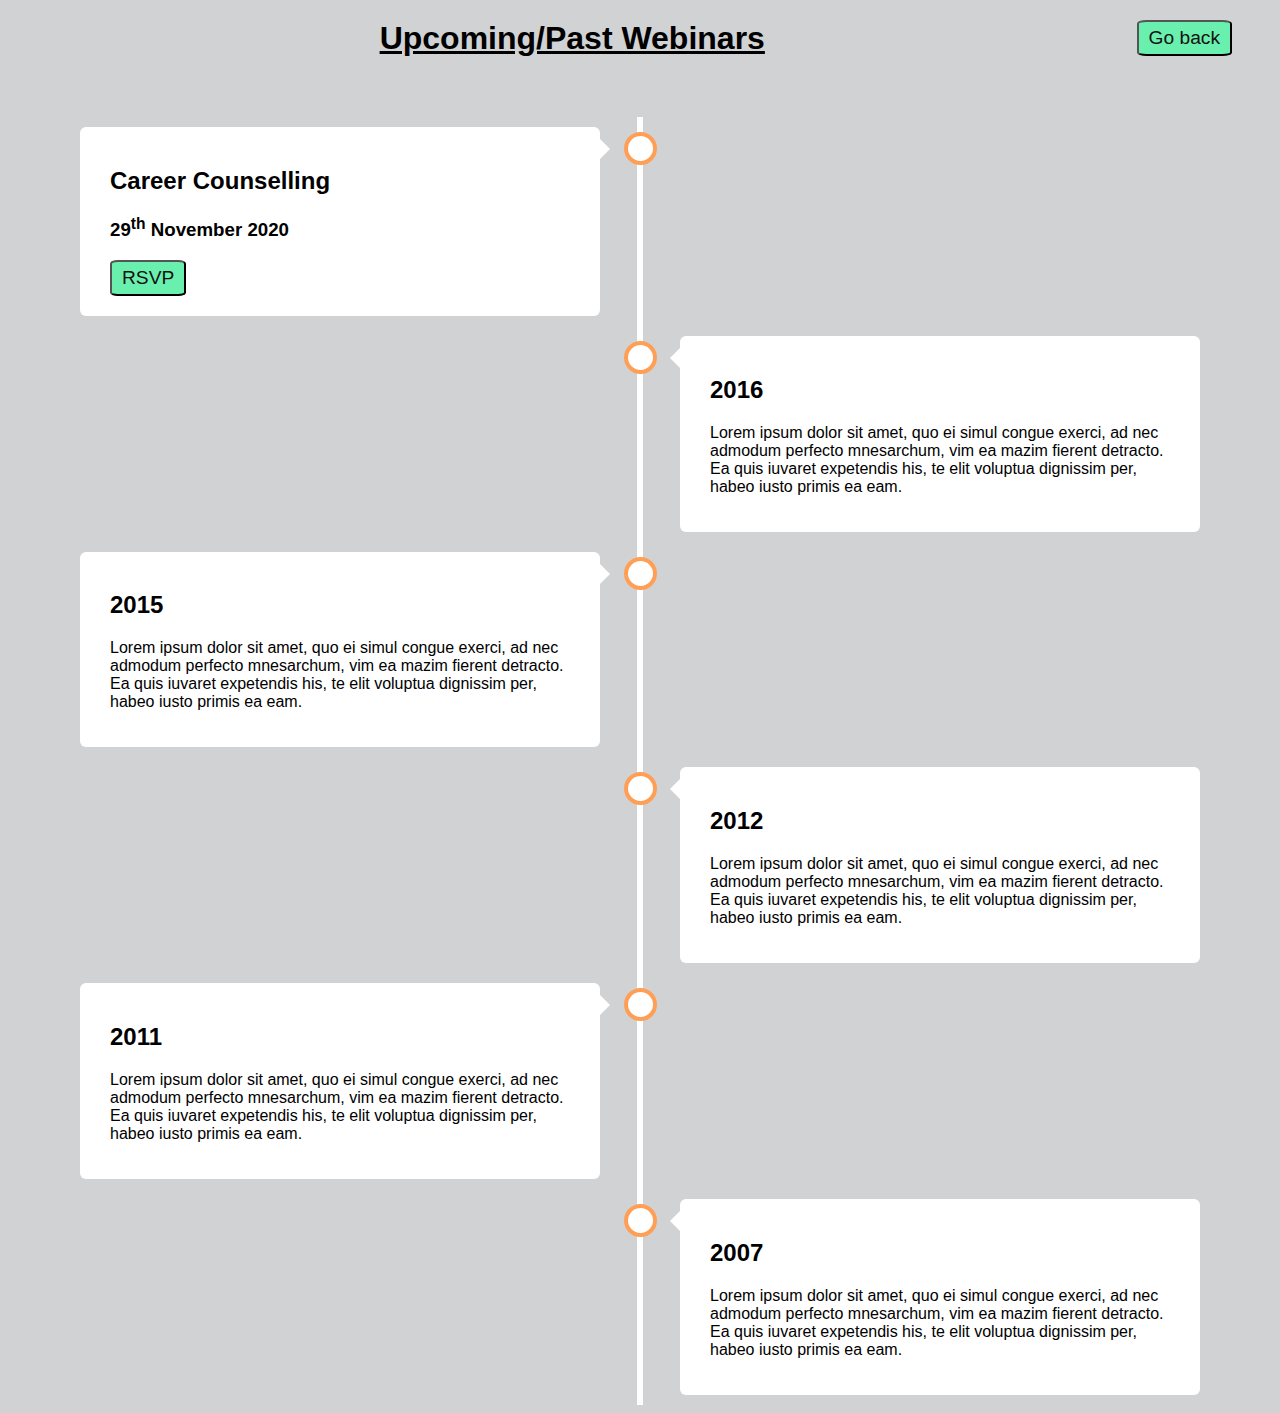
<file: mdcss/webinar.html>
<!DOCTYPE html>
<html>
  <head>
    <meta name="viewport" content="width=device-width, initial-scale=1.0">
    <title>Webinars</title>
    <link rel="icon" href="./img/Logo ss.png" type="image/x-icon">
    <style>
      * {
        box-sizing: border-box;
      }

      body {
        background-color: #d1d2d3;
        font-family: Helvetica, sans-serif;
      }

      h1{
          margin-top: 20px;
          margin-bottom: 60px;
      }
      /* The actual timeline (the vertical ruler) */
      .timeline {
        position: relative;
        max-width: 1200px;
        margin: 0 auto;
      }

      /* The actual timeline (the vertical ruler) */
      .timeline::after {
        content: '';
        position: absolute;
        width: 6px;
        background-color: white;
        top: 0;
        bottom: 0;
        left: 50%;
        margin-left: -3px;
      }

      /* Container around content */
      .container {
        padding: 10px 40px;
        position: relative;
        background-color: inherit;
        width: 50%;
      }

      /* The circles on the timeline */
      .container::after {
        content: '';
        position: absolute;
        width: 25px;
        height: 25px;
        right: -17px;
        background-color: white;
        border: 4px solid #FF9F55;
        top: 15px;
        border-radius: 50%;
        z-index: 1;
      }

      /* Place the container to the left */
      .left {
        left: 0;
      }

      /* Place the container to the right */
      .right {
        left: 50%;
      }

      /* Add arrows to the left container (pointing right) */
      .left::before {
        content: " ";
        height: 0;
        position: absolute;
        top: 22px;
        width: 0;
        z-index: 1;
        right: 30px;
        border: medium solid white;
        border-width: 10px 0 10px 10px;
        border-color: transparent transparent transparent white;
      }

      /* Add arrows to the right container (pointing left) */
      .right::before {
        content: " ";
        height: 0;
        position: absolute;
        top: 22px;
        width: 0;
        z-index: 1;
        left: 30px;
        border: medium solid white;
        border-width: 10px 10px 10px 0;
        border-color: transparent white transparent transparent;
      }

      /* Fix the circle for containers on the right side */
      .right::after {
        left: -16px;
      }

      /* The actual content */
      .content {
        padding: 20px 30px;
        background-color: white;
        position: relative;
        border-radius: 6px;
      }

      /* Media queries - Responsive timeline on screens less than 600px wide */
      @media screen and (max-width: 600px) {
        /* Place the timelime to the left */
        .timeline::after {
        left: 31px;
        }
        
        /* Full-width containers */
        .container {
        width: 100%;
        padding-left: 70px;
        padding-right: 25px;
        }
        
        /* Make sure that all arrows are pointing leftwards */
        .container::before {
        left: 60px;
        border: medium solid white;
        border-width: 10px 10px 10px 0;
        border-color: transparent white transparent transparent;
        }

        /* Make sure all circles are at the same spot */
        .left::after, .right::after {
        left: 15px;
        }
        
        /* Make all right containers behave like the left ones */
        .right {
        left: 0%;
        }
      }
      button{
        font-size: larger;
        padding: 5px 10px 5px 10px;
        border-radius: 10%;
        color: #111111;
        background-color: #69f0ae;
        cursor: pointer;
      }
      #backbtn{
        float:right;
        margin-right: 40px;
      }

      #btnlink{
        text-decoration: none;
        color: #111111;
      }
    </style>
  </head>
  <body>
    <button id="backbtn"><a href="./index.html" id="btnlink">Go back</a></button>
    <h1 align="center"><b><u>Upcoming/Past Webinars</u></b></h1>
    <div class="timeline">
        <div class="container left">
            <div class="content">
            <h2>Career Counselling</h2>
            <h3>29<sup>th</sup> November 2020</h3>
            <a href="https://docs.google.com/forms/d/e/1FAIpQLSfRhzXN1K-c6Un1To4jqeNDHNJJRvEnaXv4uP7c8YyhWQ_Yng/viewform" target="_blank"><button>RSVP</button></a>
        </div>
    </div>
    <div class="container right">
        <div class="content">
        <h2>2016</h2>
        <p>Lorem ipsum dolor sit amet, quo ei simul congue exerci, ad nec admodum perfecto mnesarchum, vim ea mazim fierent detracto. Ea quis iuvaret expetendis his, te elit voluptua dignissim per, habeo iusto primis ea eam.</p>
        </div>
    </div>
    <div class="container left">
        <div class="content">
        <h2>2015</h2>
        <p>Lorem ipsum dolor sit amet, quo ei simul congue exerci, ad nec admodum perfecto mnesarchum, vim ea mazim fierent detracto. Ea quis iuvaret expetendis his, te elit voluptua dignissim per, habeo iusto primis ea eam.</p>
        </div>
    </div>
    <div class="container right">
        <div class="content">
        <h2>2012</h2>
        <p>Lorem ipsum dolor sit amet, quo ei simul congue exerci, ad nec admodum perfecto mnesarchum, vim ea mazim fierent detracto. Ea quis iuvaret expetendis his, te elit voluptua dignissim per, habeo iusto primis ea eam.</p>
        </div>
    </div>
    <div class="container left">
        <div class="content">
        <h2>2011</h2>
        <p>Lorem ipsum dolor sit amet, quo ei simul congue exerci, ad nec admodum perfecto mnesarchum, vim ea mazim fierent detracto. Ea quis iuvaret expetendis his, te elit voluptua dignissim per, habeo iusto primis ea eam.</p>
        </div>
    </div>
      <div class="container right">
          <div class="content">
            <h2>2007</h2>
            <p>Lorem ipsum dolor sit amet, quo ei simul congue exerci, ad nec admodum perfecto mnesarchum, vim ea mazim fierent detracto. Ea quis iuvaret expetendis his, te elit voluptua dignissim per, habeo iusto primis ea eam.</p>
          </div>
      </div>
    </div>
  </body>
</html>
</file>
